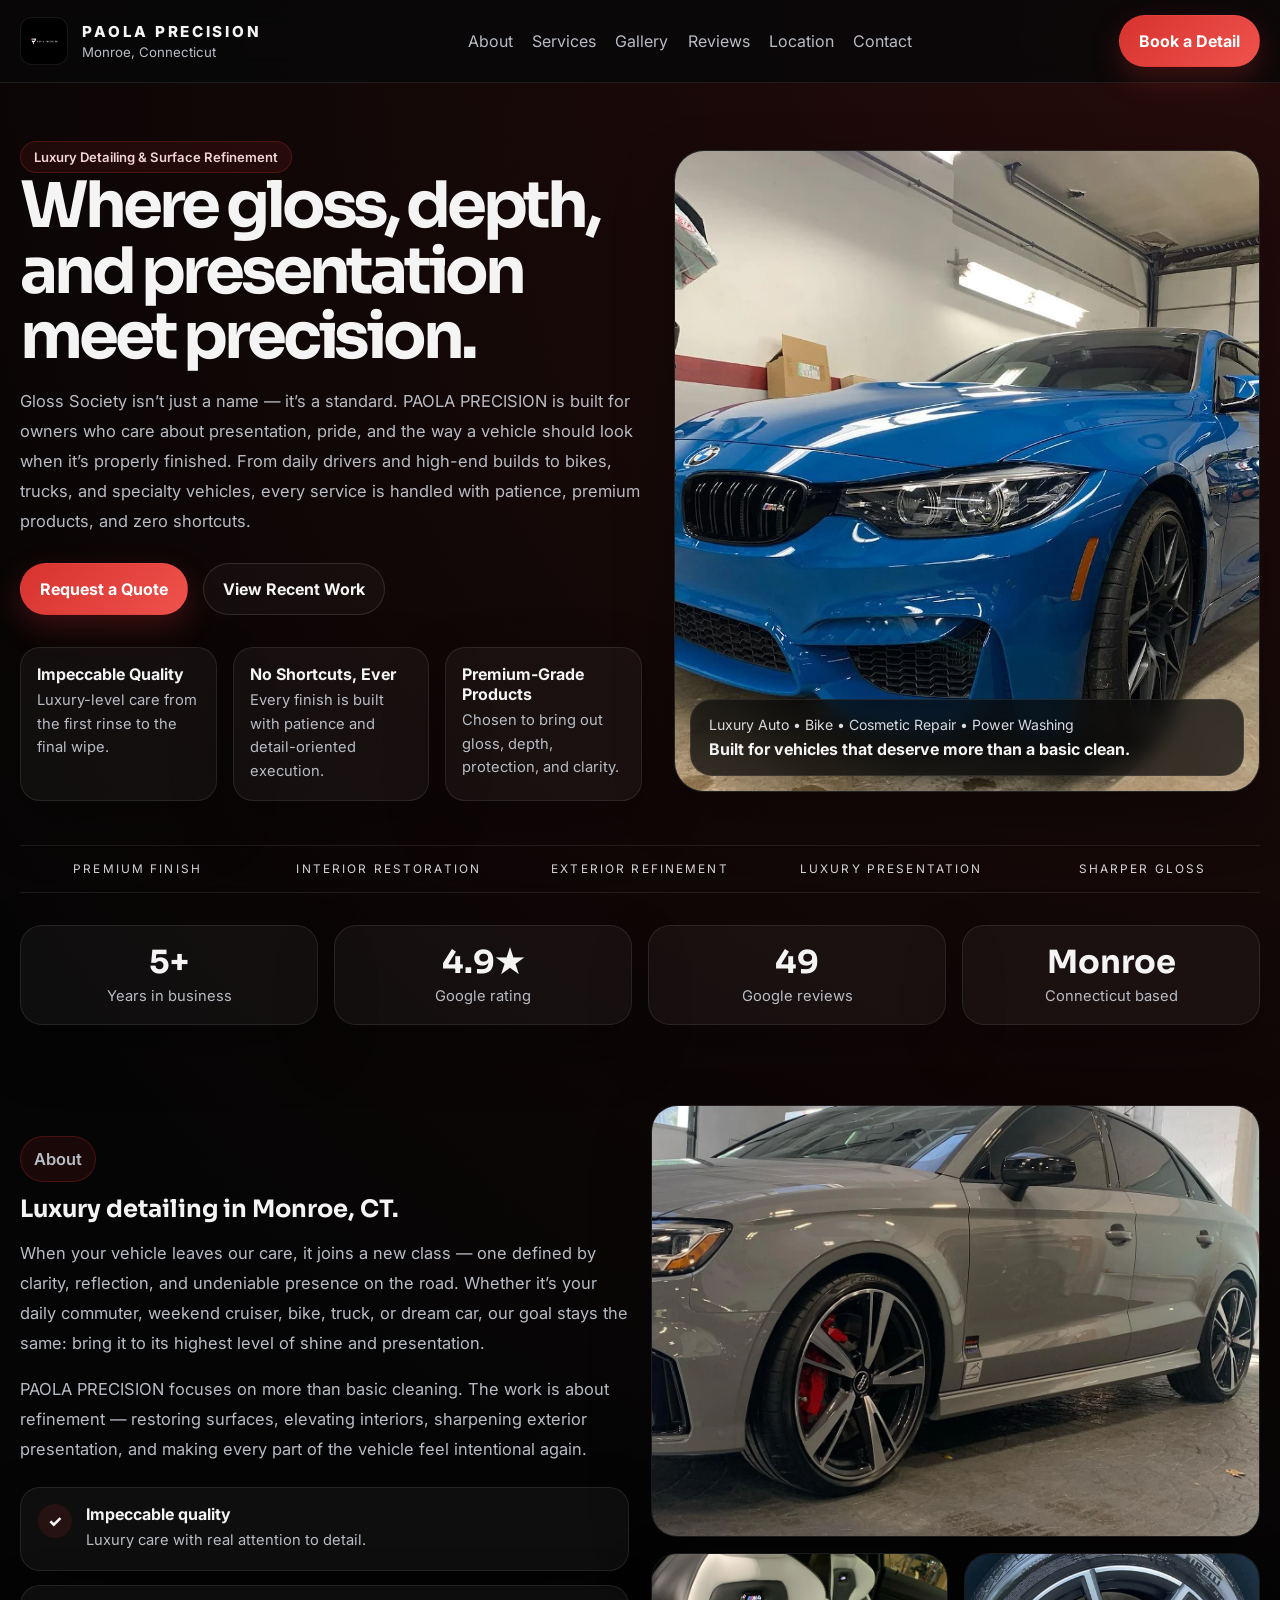
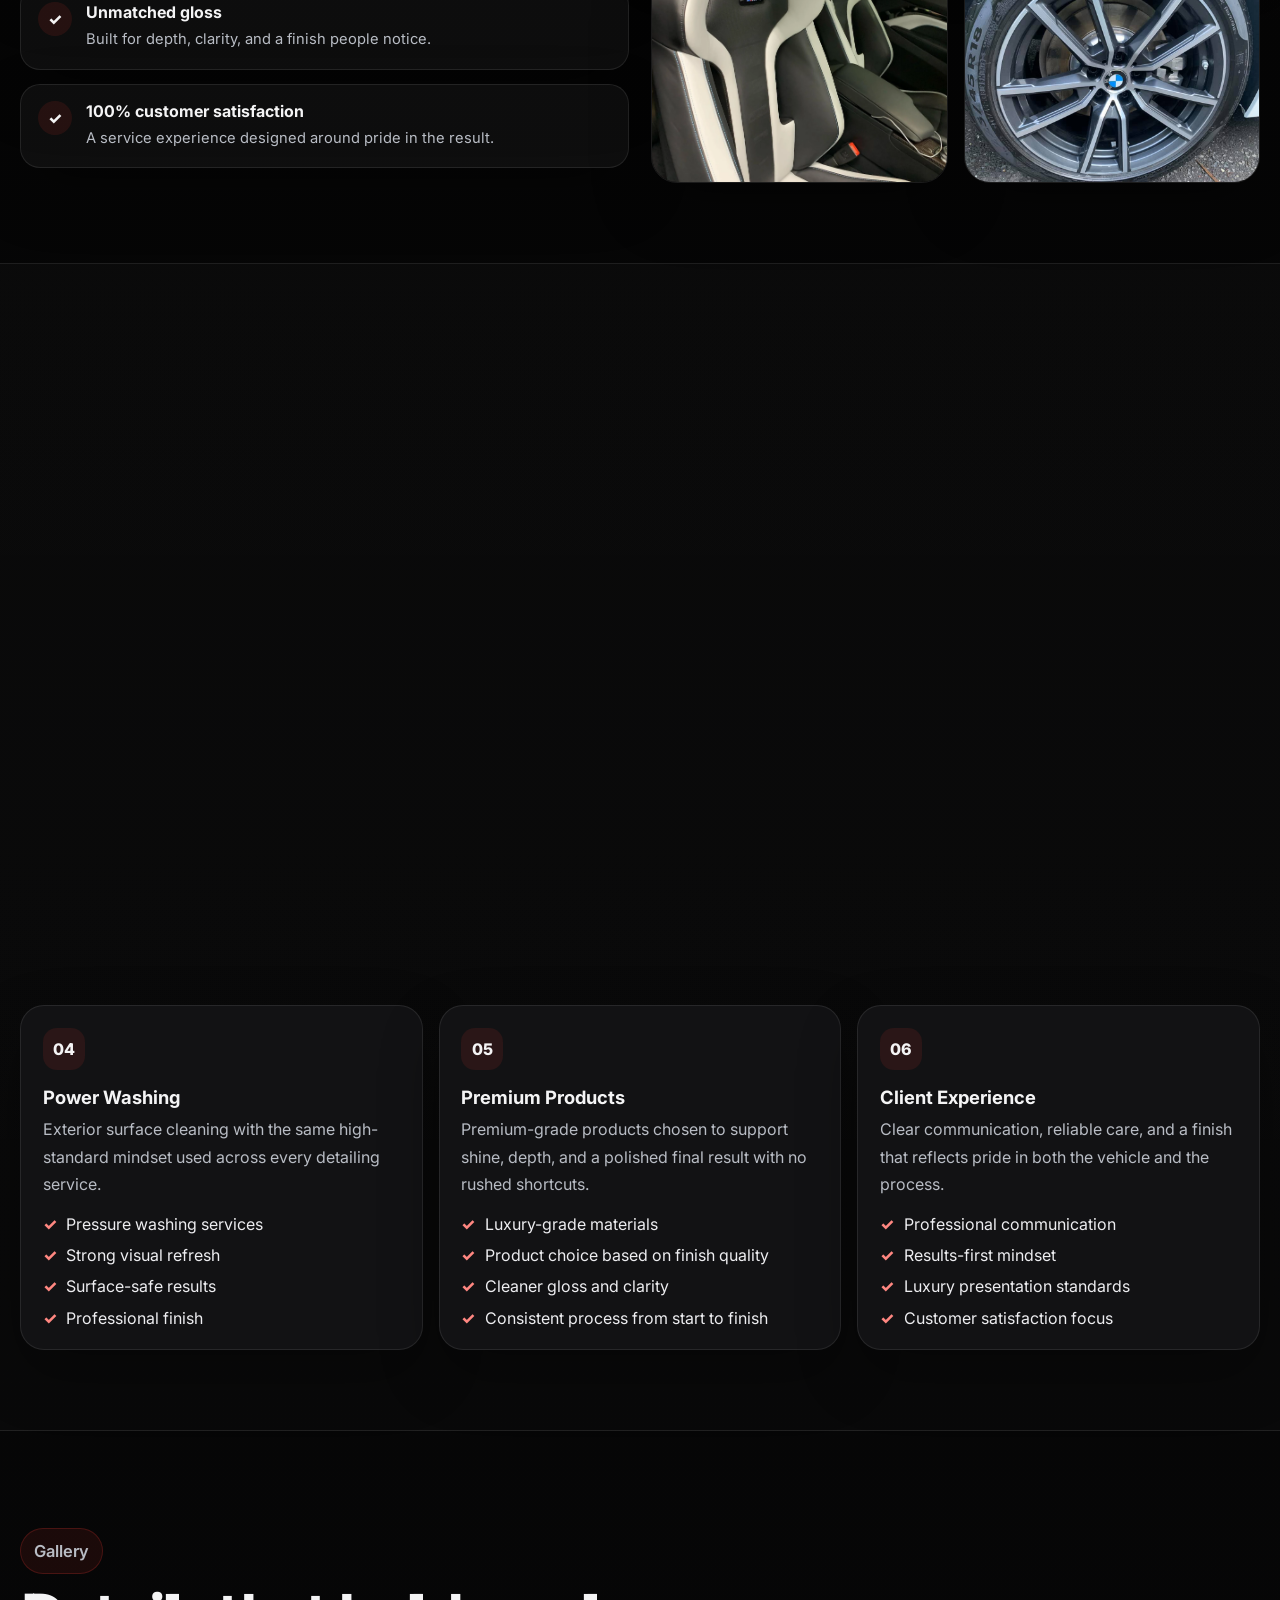
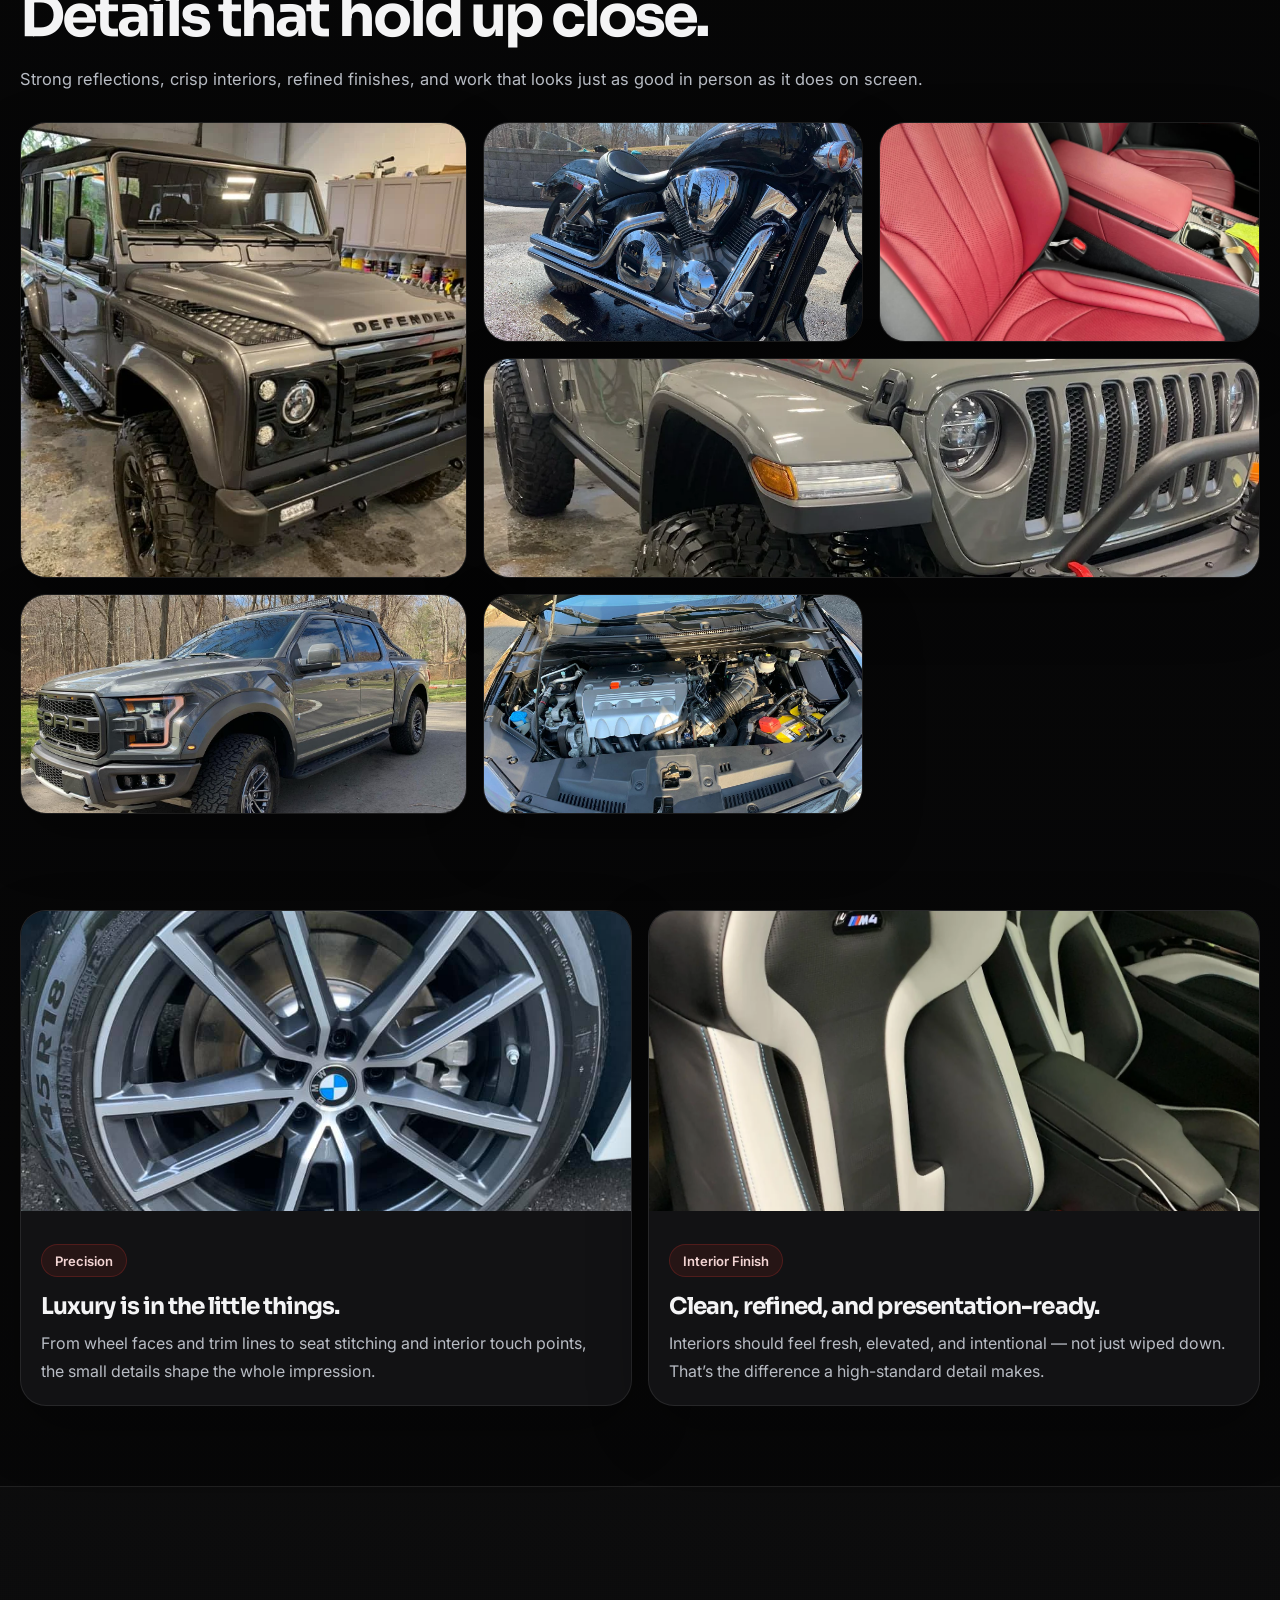
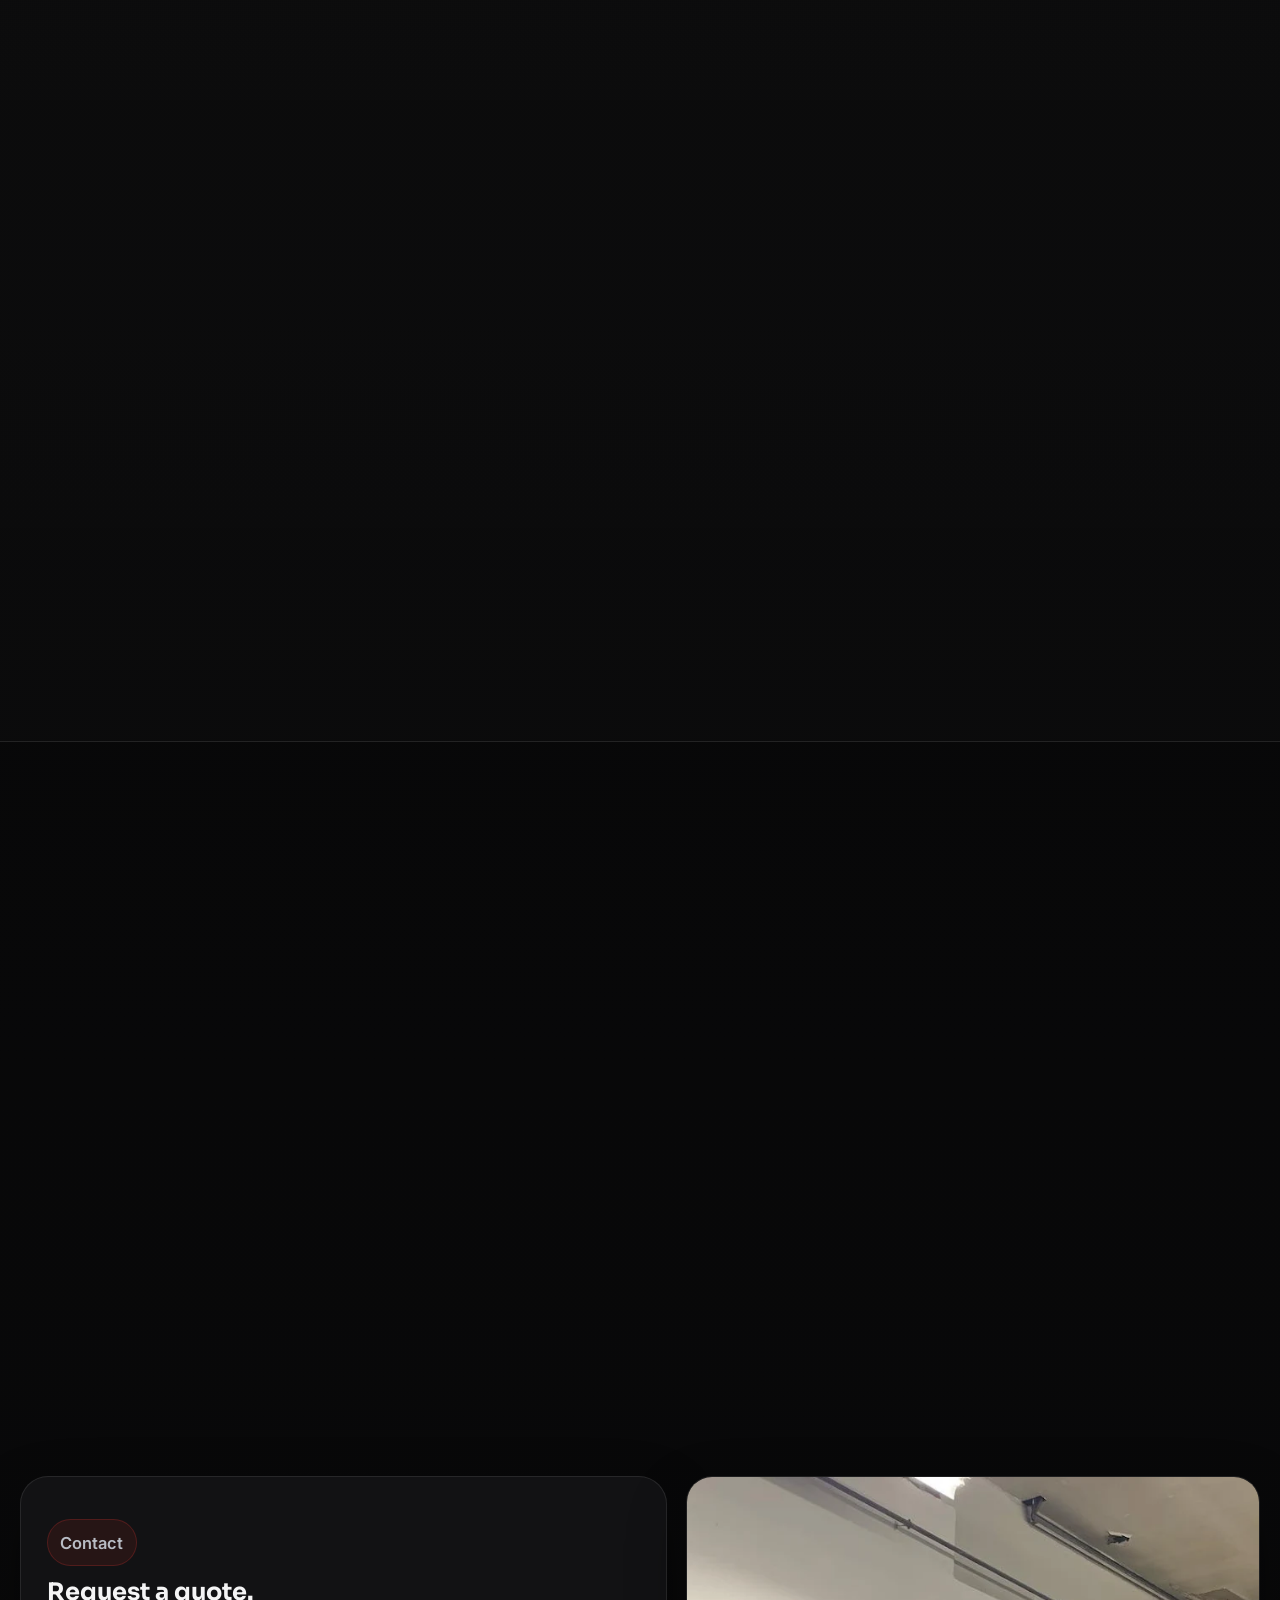
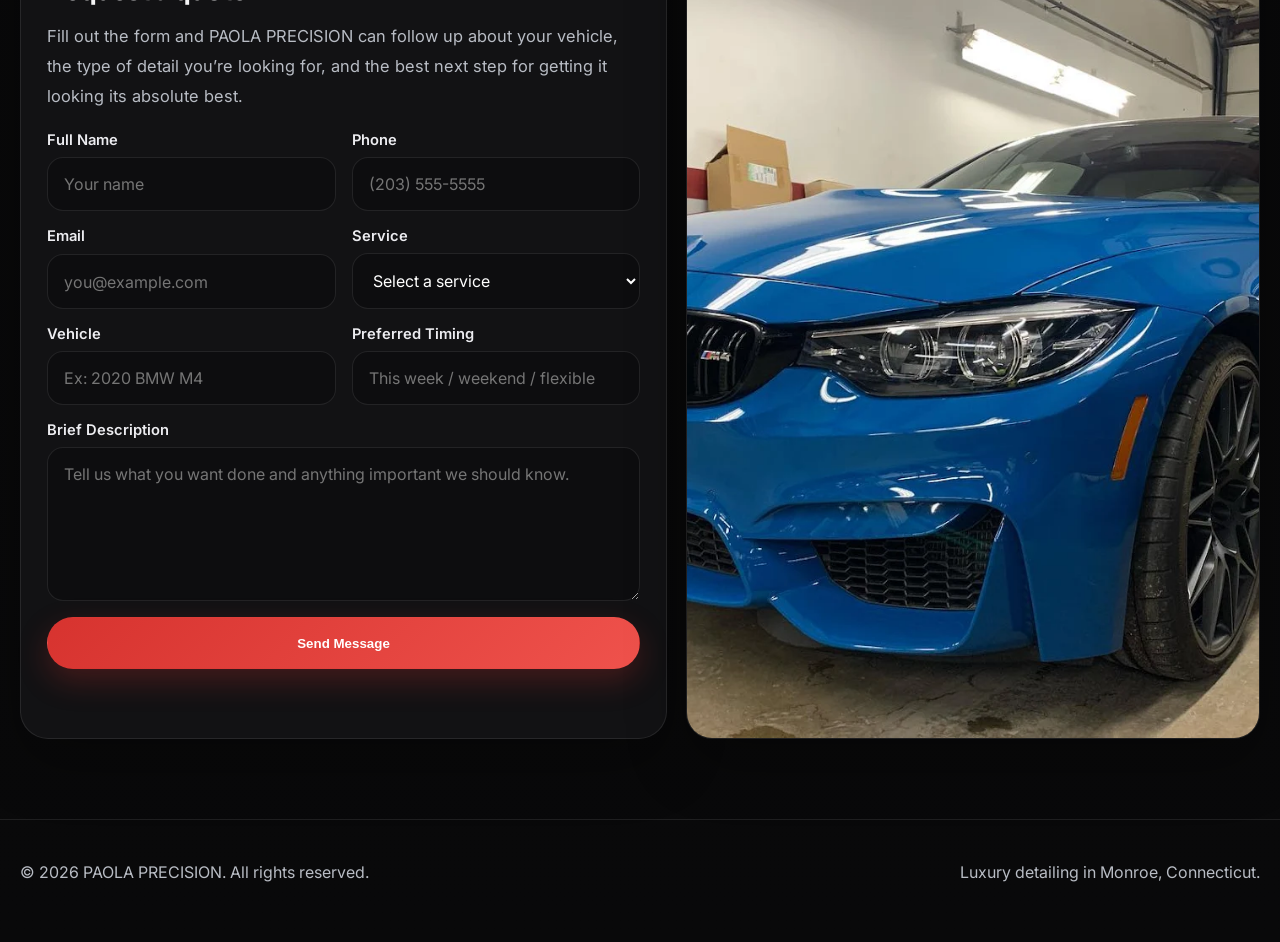
<file: index.html>
<!DOCTYPE html>
<html lang="en">
<head>
  <meta charset="UTF-8" />
  <meta name="viewport" content="width=device-width, initial-scale=1.0" />
  <title>PAOLA PRECISION | Luxury Car Detailing in Monroe, CT</title>
  <meta name="description" content="Luxury car detailing, bike detailing, cosmetic repair, and power washing in Monroe, Connecticut. PAOLA PRECISION delivers premium shine, interior restoration, and meticulous presentation." />
  <meta name="keywords" content="car detailing Monroe CT, luxury detailing Monroe, auto detailing Connecticut, bike detailing, cosmetic repair, power washing, PAOLA PRECISION" />
  <meta name="author" content="PAOLA PRECISION" />
  <meta name="robots" content="index, follow" />
  <link rel="canonical" href="https://paola-precision-site.pages.dev/" />
  <meta property="og:title" content="PAOLA PRECISION | Luxury Car Detailing in Monroe, CT" />
  <meta property="og:description" content="Premium detailing and refinement for daily drivers, luxury builds, bikes, and more." />
  <meta property="og:type" content="website" />
  <meta property="og:url" content="https://paola-precision-site.pages.dev/" />
  <meta property="og:image" content="images/bmw.webp" />
  <meta name="twitter:card" content="summary_large_image" />
  <meta name="twitter:title" content="PAOLA PRECISION | Luxury Car Detailing in Monroe, CT" />
  <meta name="twitter:description" content="Premium detailing and refinement in Monroe, Connecticut." />
  <meta name="twitter:image" content="images/bmw.webp" />
  <link rel="preconnect" href="https://fonts.googleapis.com">
  <link rel="preconnect" href="https://fonts.gstatic.com" crossorigin>
  <link href="https://fonts.googleapis.com/css2?family=Inter:wght@400;500;600;700;800&family=Sora:wght@600;700;800&display=swap" rel="stylesheet">
  <link rel="stylesheet" href="styles.css" />
  <script type="application/ld+json">{"@context": "https://schema.org", "@type": "AutoDetailing", "name": "PAOLA PRECISION", "image": "images/bmw.webp", "url": "https://paola-precision-site.pages.dev", "telephone": "+1-203-635-3918", "email": "paolaprecision@gmail.com", "address": {"@type": "PostalAddress", "streetAddress": "425 Moose Hill Rd", "addressLocality": "Monroe", "addressRegion": "CT", "postalCode": "06468", "addressCountry": "US"}, "areaServed": ["Monroe CT", "Bridgeport CT", "Shelton CT", "Trumbull CT"], "priceRange": "$$", "sameAs": []}</script>
</head>
<body>
  <header class="site-header">
    <div class="container nav">
      <a class="brand" href="#top">
        <img src="images/logo.png" alt="Paola Precision logo" />
        <div>
          <strong>PAOLA PRECISION</strong>
          <span>Monroe, Connecticut</span>
        </div>
      </a>

      <nav class="desktop-nav">
        <a href="#about">About</a>
        <a href="#services">Services</a>
        <a href="#gallery">Gallery</a>
        <a href="#reviews">Reviews</a>
        <a href="#location">Location</a>
        <a href="#contact">Contact</a>
      </nav>

      <a class="button button-primary" href="#contact">Book a Detail</a>
    </div>
  </header>

  <main id="top">
    <section class="hero">
      <div class="container hero-grid">
        <div class="hero-copy reveal">
          <div class="eyebrow">Luxury Detailing & Surface Refinement</div>
          <h1>Where gloss, depth, and presentation meet precision.</h1>
          <p class="lead">
            Gloss Society isn’t just a name — it’s a standard. PAOLA PRECISION is built for owners who care about
            presentation, pride, and the way a vehicle should look when it’s properly finished. From daily drivers and
            high-end builds to bikes, trucks, and specialty vehicles, every service is handled with patience, premium products,
            and zero shortcuts.
          </p>
          <div class="hero-actions">
            <a class="button button-primary" href="#contact">Request a Quote</a>
            <a class="button button-secondary" href="#gallery">View Recent Work</a>
          </div>

          <div class="hero-points">
            <div class="hero-point">
              <strong>Impeccable Quality</strong>
              <span>Luxury-level care from the first rinse to the final wipe.</span>
            </div>
            <div class="hero-point">
              <strong>No Shortcuts, Ever</strong>
              <span>Every finish is built with patience and detail-oriented execution.</span>
            </div>
            <div class="hero-point">
              <strong>Premium-Grade Products</strong>
              <span>Chosen to bring out gloss, depth, protection, and clarity.</span>
            </div>
          </div>
        </div>

        <div class="hero-visual reveal">
          <div class="hero-card hero-main-image">
            <img src="images/bmw.webp" alt="Blue BMW detailed by Paola Precision in Monroe Connecticut" />
          </div>
          <div class="floating-card">
            <span>Luxury Auto • Bike • Cosmetic Repair • Power Washing</span>
            <strong>Built for vehicles that deserve more than a basic clean.</strong>
          </div>
        </div>
      </div>
    </section>

    <section class="logo-strip">
      <div class="container logo-strip-inner">
        <span>Premium finish</span>
        <span>Interior restoration</span>
        <span>Exterior refinement</span>
        <span>Luxury presentation</span>
        <span>Sharper gloss</span>
      </div>
    </section>

    <section class="stats-band">
      <div class="container stats-grid">
        <div class="stat-card reveal"><strong>5+</strong><span>Years in business</span></div>
        <div class="stat-card reveal"><strong>4.9★</strong><span>Google rating</span></div>
        <div class="stat-card reveal"><strong>49</strong><span>Google reviews</span></div>
        <div class="stat-card reveal"><strong>Monroe</strong><span>Connecticut based</span></div>
      </div>
    </section>

    <section class="section" id="about">
      <div class="container two-col">
        <div class="section-copy reveal">
          <p class="section-label">About</p>
          <h2>Luxury detailing in Monroe, CT.</h2>
          <p>
            When your vehicle leaves our care, it joins a new class — one defined by clarity, reflection, and undeniable
            presence on the road. Whether it’s your daily commuter, weekend cruiser, bike, truck, or dream car, our goal
            stays the same: bring it to its highest level of shine and presentation.
          </p>
          <p>
            PAOLA PRECISION focuses on more than basic cleaning. The work is about refinement — restoring surfaces,
            elevating interiors, sharpening exterior presentation, and making every part of the vehicle feel intentional again.
          </p>

          <div class="promise-grid">
            <div class="promise-card"><span>✓</span><div><strong>Impeccable quality</strong><p>Luxury care with real attention to detail.</p></div></div>
            <div class="promise-card"><span>✓</span><div><strong>Unmatched gloss</strong><p>Built for depth, clarity, and a finish people notice.</p></div></div>
            <div class="promise-card"><span>✓</span><div><strong>100% customer satisfaction</strong><p>A service experience designed around pride in the result.</p></div></div>
          </div>
        </div>

        <div class="stacked-images reveal">
          <div class="stacked-main"><img src="images/audi.webp" alt="Detailed Audi by Paola Precision" /></div>
          <div class="stacked-row">
            <img src="images/seats.webp" alt="Detailed white and black interior" />
            <img src="images/wheel.jpg" alt="Detailed BMW wheel closeup" />
          </div>
        </div>
      </div>
    </section>

    <section class="section dark-section" id="services">
      <div class="container">
        <div class="section-heading center reveal">
          <p class="section-label">Services</p>
          <h2>Luxury care across multiple vehicle types.</h2>
          <p>
            Every service is centered around presentation, cleanliness, and a premium finish that holds up in person — not just in photos.
          </p>
        </div>

        <div class="services-grid">
          <article class="service-card reveal"><div class="service-number">01</div><h3>Auto Detailing</h3><p>Interior and exterior detailing designed to elevate the overall appearance and feel of your vehicle.</p><ul><li>Deep interior cleaning</li><li>Exterior wash and finish enhancement</li><li>Presentation-focused detailing</li><li>Care for daily drivers and luxury vehicles</li></ul></article>
          <article class="service-card reveal"><div class="service-number">02</div><h3>Bike Detailing</h3><p>Targeted care for motorcycles with a focus on chrome, black trim, bodywork, and visible finish quality.</p><ul><li>Bike wash and detail</li><li>Chrome and painted surface cleanup</li><li>Show-ready presentation</li><li>Refined finish work</li></ul></article>
          <article class="service-card reveal"><div class="service-number">03</div><h3>Cosmetic Repair</h3><p>Appearance-focused refinement services for owners who want a cleaner, sharper, better-kept overall look.</p><ul><li>Visual cleanup and correction</li><li>Problem-area attention</li><li>Cleaner presentation</li><li>Ideal for older or used vehicles</li></ul></article>
          <article class="service-card reveal"><div class="service-number">04</div><h3>Power Washing</h3><p>Exterior surface cleaning with the same high-standard mindset used across every detailing service.</p><ul><li>Pressure washing services</li><li>Strong visual refresh</li><li>Surface-safe results</li><li>Professional finish</li></ul></article>
          <article class="service-card reveal"><div class="service-number">05</div><h3>Premium Products</h3><p>Premium-grade products chosen to support shine, depth, and a polished final result with no rushed shortcuts.</p><ul><li>Luxury-grade materials</li><li>Product choice based on finish quality</li><li>Cleaner gloss and clarity</li><li>Consistent process from start to finish</li></ul></article>
          <article class="service-card reveal"><div class="service-number">06</div><h3>Client Experience</h3><p>Clear communication, reliable care, and a finish that reflects pride in both the vehicle and the process.</p><ul><li>Professional communication</li><li>Results-first mindset</li><li>Luxury presentation standards</li><li>Customer satisfaction focus</li></ul></article>
        </div>
      </div>
    </section>

    <section class="section" id="gallery">
      <div class="container">
        <div class="section-heading reveal">
          <p class="section-label">Gallery</p>
          <h2>Details that hold up close.</h2>
          <p>
            Strong reflections, crisp interiors, refined finishes, and work that looks just as good in person as it does on screen.
          </p>
        </div>

        <div class="gallery-grid">
          <div class="gallery-item large reveal"><img src="images/defender.webp" alt="Detailed Defender SUV" /></div>
          <div class="gallery-item reveal"><img src="images/bike.jpg" alt="Detailed bike" /></div>
          <div class="gallery-item reveal"><img src="images/seats2.jpg" alt="Red leather interior detail" /></div>
          <div class="gallery-item wide reveal"><img src="images/jeep.webp" alt="Detailed Jeep Rubicon" /></div>
          <div class="gallery-item reveal"><img src="images/truck.jpg" alt="Detailed truck exterior" /></div>
          <div class="gallery-item reveal"><img src="images/engine.jpg" alt="Cleaned engine bay" /></div>
        </div>
      </div>
    </section>

    <section class="section split-showcase">
      <div class="container showcase-grid">
        <div class="showcase-card reveal">
          <img src="images/wheel.jpg" alt="Wheel detail close-up" />
          <div class="showcase-content">
            <p class="section-label">Precision</p>
            <h3>Luxury is in the little things.</h3>
            <p>From wheel faces and trim lines to seat stitching and interior touch points, the small details shape the whole impression.</p>
          </div>
        </div>

        <div class="showcase-card reveal">
          <img src="images/seats.webp" alt="BMW seats detailed" />
          <div class="showcase-content">
            <p class="section-label">Interior Finish</p>
            <h3>Clean, refined, and presentation-ready.</h3>
            <p>Interiors should feel fresh, elevated, and intentional — not just wiped down. That’s the difference a high-standard detail makes.</p>
          </div>
        </div>
      </div>
    </section>

    <section class="section dark-section" id="reviews">
      <div class="container">
        <div class="section-heading center reveal">
          <p class="section-label">Google Reviews</p>
          <h2>What customers say.</h2>
          <p>Real feedback from customers who cared about getting their vehicle back looking brand new.</p>
        </div>

        <div class="reviews-grid">
          <article class="review-card reveal"><div class="stars">★★★★★</div><p>Nick did an amazing job on the interior detail of my car. It looks like new. Highly recommend.</p><strong>Shannon Reilly</strong><span>Google Review</span></article>
          <article class="review-card reveal"><div class="stars">★★★★★</div><p>Nick did a fantastic job detailing my car. It looked showroom new when he was finished. I highly recommend him for all your detailing needs.</p><strong>Lisa Davoren</strong><span>Google Review</span></article>
          <article class="review-card reveal"><div class="stars">★★★★★</div><p>Awesome job. The interior of my car looks like it did when I left the dealership. The care that went in on my car shows.</p><strong>Daniella Tartakovsky</strong><span>Google Review</span></article>
          <article class="review-card reveal"><div class="stars">★★★★★</div><p>Professional, responsive, and the result exceeded expectations. The vehicle looked incredibly clean and polished when it was done.</p><strong>Local Customer</strong><span>Client Feedback</span></article>
          <article class="review-card reveal"><div class="stars">★★★★★</div><p>The level of detail and pride in the work really stands out. It felt like getting the car back in better condition than expected.</p><strong>Local Customer</strong><span>Client Feedback</span></article>
          <article class="review-card reveal"><div class="stars">★★★★★</div><p>Very easy to work with and the finish came out great. If you care about how your vehicle looks, this is the kind of service you want.</p><strong>Local Customer</strong><span>Client Feedback</span></article>
        </div>
      </div>
    </section>

    <section class="section" id="location">
      <div class="container location-grid">
        <div class="location-copy reveal">
          <p class="section-label">Location</p>
          <h2>Serving Monroe and surrounding areas.</h2>
          <p>
            Conveniently based in Monroe, Connecticut, PAOLA PRECISION serves local drivers looking for premium detailing,
            interior restoration, cosmetic refinement, and standout presentation.
          </p>
          <div class="contact-list-mini">
            <div><strong>Address</strong><span>425 Moose Hill Rd, Monroe, CT 06468</span></div>
            <div><strong>Phone</strong><span>(203) 635-3918</span></div>
            <div><strong>Email</strong><span>paolaprecision@gmail.com</span></div>
          </div>
        </div>
        <div class="map-wrap reveal">
          <iframe
            title="PAOLA PRECISION location map"
            src="https://www.google.com/maps?q=425%20Moose%20Hill%20Rd%2C%20Monroe%2C%20CT%2006468&z=14&output=embed"
            loading="lazy"
            referrerpolicy="no-referrer-when-downgrade"></iframe>
        </div>
      </div>
    </section>

    <section class="section" id="contact">
      <div class="container contact-grid">
        <div class="contact-panel reveal">
          <p class="section-label">Contact</p>
          <h2>Request a quote.</h2>
          <p>
            Fill out the form and PAOLA PRECISION can follow up about your vehicle, the type of detail you’re looking for,
            and the best next step for getting it looking its absolute best.
          </p>

          <form class="quote-form" id="quoteForm" action="https://formspree.io/f/xdawvbzy" method="POST">
            <div class="form-row">
              <div class="field"><label for="name">Full Name</label><input id="name" name="name" type="text" placeholder="Your name" required></div>
              <div class="field"><label for="phone">Phone</label><input id="phone" name="phone" type="tel" placeholder="(203) 555-5555"></div>
            </div>
            <div class="form-row">
              <div class="field"><label for="email">Email</label><input id="email" name="email" type="email" placeholder="you@example.com" required></div>
              <div class="field"><label for="service">Service</label><select id="service" name="service" required><option value="">Select a service</option><option>Auto Detailing</option><option>Bike Detailing</option><option>Cosmetic Repair</option><option>Power Washing</option><option>Not Sure Yet</option></select></div>
            </div>
            <div class="form-row">
              <div class="field"><label for="vehicle">Vehicle</label><input id="vehicle" name="vehicle" type="text" placeholder="Ex: 2020 BMW M4"></div>
              <div class="field"><label for="timing">Preferred Timing</label><input id="timing" name="timing" type="text" placeholder="This week / weekend / flexible"></div>
            </div>
            <div class="field"><label for="message">Brief Description</label><textarea id="message" name="message" rows="6" placeholder="Tell us what you want done and anything important we should know." required></textarea></div>

            <input type="hidden" name="_subject" value="New PAOLA PRECISION message">
            <button class="button button-primary" type="submit" id="submitBtn">Send Message</button>
            <p class="form-status" id="formStatus" aria-live="polite"></p>
          </form>
        </div>

        <div class="contact-visual reveal">
          <img src="images/bmw.webp" alt="Luxury blue BMW" />
        </div>
      </div>
    </section>
  </main>

  <footer class="site-footer">
    <div class="container footer-inner">
      <p>© 2026 PAOLA PRECISION. All rights reserved.</p>
      <p>Luxury detailing in Monroe, Connecticut.</p>
    </div>
  </footer>

  <script src="script.js"></script>
</body>
</html>
</file>
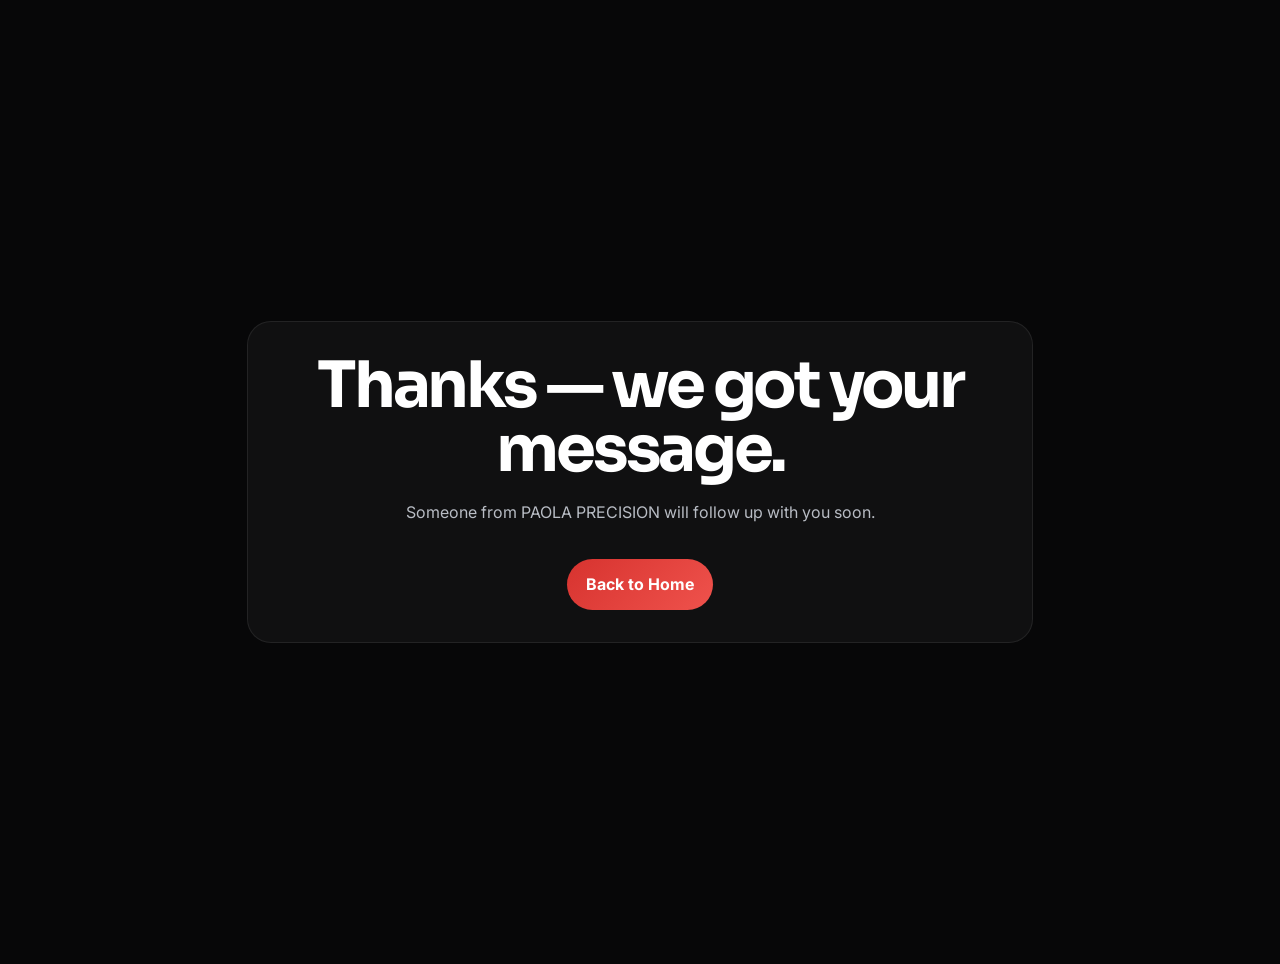
<file: thank-you.html>
<!DOCTYPE html>
<html lang="en">
<head>
  <meta charset="UTF-8" />
  <meta name="viewport" content="width=device-width, initial-scale=1.0" />
  <title>Thanks | PAOLA PRECISION</title>
  <link rel="preconnect" href="https://fonts.googleapis.com">
  <link rel="preconnect" href="https://fonts.gstatic.com" crossorigin>
  <link href="https://fonts.googleapis.com/css2?family=Inter:wght@400;600;700&family=Sora:wght@700;800&display=swap" rel="stylesheet">
  <style>
    body{margin:0;font-family:Inter,sans-serif;background:#070708;color:#fff;display:grid;place-items:center;min-height:100vh;padding:2rem}
    .card{max-width:720px;text-align:center;padding:2rem;border-radius:24px;background:rgba(255,255,255,.04);border:1px solid rgba(255,255,255,.08)}
    h1{font-family:Sora,sans-serif;font-size:clamp(2.2rem,6vw,4rem);margin:0 0 1rem;line-height:1;letter-spacing:-.05em}
    p{color:#b8bcc4;line-height:1.8}
    a{display:inline-flex;margin-top:1rem;padding:.95rem 1.2rem;border-radius:999px;background:linear-gradient(135deg,#d7332f,#ef524c);color:#fff;text-decoration:none;font-weight:700}
  </style>
</head>
<body>
  <div class="card">
    <h1>Thanks — we got your message.</h1>
    <p>Someone from PAOLA PRECISION will follow up with you soon.</p>
    <a href="./index.html">Back to Home</a>
  </div>
</body>
</html>
</file>
<file: styles.css>
*{box-sizing:border-box}
html{scroll-behavior:smooth}
body{margin:0;font-family:'Inter',sans-serif;background:radial-gradient(circle at top right, rgba(215,51,47,.16), transparent 22%),linear-gradient(180deg,#040404 0%,#09090a 100%);color:#f4f4f5;overflow-x:hidden}
img{max-width:100%;display:block}
a{text-decoration:none;color:inherit}
:root{--red:#d7332f;--red-soft:rgba(215,51,47,.12);--text:#f4f4f5;--muted:#b8bcc4;--panel:rgba(255,255,255,.04);--panel-strong:#121214;--line:rgba(255,255,255,.09);--radius:24px;--shadow:0 24px 60px rgba(0,0,0,.30);--container:min(1240px, calc(100% - 2rem))}
.container{width:var(--container);margin:0 auto}
.site-header{position:sticky;top:0;z-index:99;backdrop-filter:blur(14px);background:rgba(8,8,9,.82);border-bottom:1px solid var(--line);transition:padding .2s ease, background .2s ease}
.site-header.scrolled{background:rgba(8,8,9,.92)}
.nav{display:flex;align-items:center;justify-content:space-between;gap:1rem;padding:.95rem 0}
.brand{display:flex;align-items:center;gap:.9rem;min-width:0}
.brand img{width:48px;height:48px;object-fit:contain;border-radius:12px;background:#000;padding:5px;border:1px solid var(--line)}
.brand strong{display:block;font-size:.95rem;letter-spacing:.18em;font-weight:800}
.brand span{color:var(--muted);font-size:.83rem}
.desktop-nav{display:flex;align-items:center;gap:1.2rem;color:var(--muted)}
.desktop-nav a{position:relative}
.desktop-nav a::after{content:"";position:absolute;left:0;bottom:-6px;width:0;height:2px;background:var(--red);transition:width .2s ease}
.desktop-nav a:hover{color:#fff}
.desktop-nav a:hover::after{width:100%}
.button{display:inline-flex;align-items:center;justify-content:center;min-height:52px;padding:0 1.2rem;border-radius:999px;font-weight:700;transition:.25s ease;border:1px solid transparent;cursor:pointer}
.button:hover{transform:translateY(-2px)}
.button-primary{background:linear-gradient(135deg,var(--red),#ef524c);box-shadow:0 12px 30px rgba(215,51,47,.25);color:#fff}
.button-secondary{border-color:rgba(255,255,255,.12);background:rgba(255,255,255,.03)}
.hero{padding:3.6rem 0 2.8rem}
.hero-grid{display:grid;grid-template-columns:1.03fr .97fr;gap:2rem;align-items:center}
.eyebrow,.section-label{display:inline-flex;align-items:center;gap:.5rem;color:#f2d4d3;background:rgba(215,51,47,.10);border:1px solid rgba(215,51,47,.24);border-radius:999px;padding:.45rem .8rem;font-size:.82rem;font-weight:600}
.section-label{margin-bottom:.9rem}
.hero h1,.section-heading h2,.section-copy h2,.contact-panel h2,.location-copy h2{margin:0;font-family:'Sora',sans-serif;line-height:1.02}
.hero h1{font-size:clamp(2.55rem,5vw,4.8rem);letter-spacing:-.065em;max-width:670px;text-wrap:balance}
.lead,.section-copy p,.section-heading p,.contact-panel p,.location-copy p{color:var(--muted);line-height:1.82;font-size:1.03rem}
.hero-actions{display:flex;flex-wrap:wrap;gap:.9rem;margin-top:1.7rem}
.hero-points{display:grid;grid-template-columns:repeat(3,1fr);gap:1rem;margin-top:2rem}
.hero-point{padding:1rem;border-radius:20px;background:var(--panel);border:1px solid var(--line);box-shadow:var(--shadow)}
.hero-point strong{display:block;margin-bottom:.35rem}
.hero-point span{color:var(--muted);font-size:.92rem;line-height:1.6}
.hero-visual{position:relative}
.hero-card{overflow:hidden;border-radius:30px;border:1px solid var(--line);box-shadow:var(--shadow);background:#0d0d0e}
.hero-main-image img{width:100%;height:640px;object-fit:cover;object-position:center center;transform:scale(1.01)}
.floating-card{position:absolute;left:1rem;right:1rem;bottom:1rem;background:rgba(10,10,10,.72);border:1px solid var(--line);border-radius:22px;padding:1rem 1.1rem;backdrop-filter:blur(10px)}
.floating-card span{display:block;color:#d9d9de;font-size:.88rem;margin-bottom:.35rem}
.floating-card strong{display:block;font-size:1rem}
.logo-strip{padding:0 0 1rem}
.logo-strip-inner{display:grid;grid-template-columns:repeat(5,1fr);gap:1rem;padding:1rem 0;border-top:1px solid var(--line);border-bottom:1px solid var(--line)}
.logo-strip-inner span{color:#d7d7dc;text-transform:uppercase;letter-spacing:.18em;font-size:.74rem;text-align:center}
.stats-band{padding:1rem 0 0}
.stats-grid{display:grid;grid-template-columns:repeat(4,1fr);gap:1rem}
.stat-card{padding:1.2rem;border-radius:22px;background:var(--panel);border:1px solid var(--line);box-shadow:var(--shadow);text-align:center}
.stat-card strong{display:block;font-family:'Sora',sans-serif;font-size:2rem;line-height:1;margin-bottom:.45rem}
.stat-card span{color:var(--muted);font-size:.92rem}
.section{padding:5rem 0}
.two-col{display:grid;grid-template-columns:1fr 1fr;gap:1.4rem;align-items:center}
.promise-grid{display:grid;gap:.9rem;margin-top:1.4rem}
.promise-card{display:flex;gap:.9rem;align-items:flex-start;padding:1rem 1.05rem;border-radius:20px;background:var(--panel);border:1px solid var(--line);box-shadow:var(--shadow)}
.promise-card span{width:34px;height:34px;border-radius:50%;background:var(--red-soft);display:inline-flex;align-items:center;justify-content:center;font-weight:800;flex:0 0 auto}
.promise-card strong{display:block;margin-bottom:.22rem}
.promise-card p{margin:0;color:var(--muted);font-size:.92rem}
.stacked-images{display:grid;gap:1rem}
.stacked-main,.stacked-row img,.contact-visual,.showcase-card,.gallery-item,.map-wrap{overflow:hidden;border-radius:26px;border:1px solid var(--line);box-shadow:var(--shadow)}
.stacked-main img{width:100%;height:430px;object-fit:cover;object-position:center center}
.stacked-row{display:grid;grid-template-columns:1fr 1fr;gap:1rem}
.stacked-row img{height:230px;object-fit:cover;object-position:center center}
.dark-section{background:linear-gradient(180deg, rgba(255,255,255,.02), rgba(255,255,255,.01));border-top:1px solid var(--line);border-bottom:1px solid var(--line)}
.section-heading{margin-bottom:1.8rem}
.section-heading.center{text-align:center;max-width:820px;margin:0 auto 1.8rem}
.section-heading h2{font-size:clamp(2rem,4.8vw,3.6rem);letter-spacing:-.05em}
.services-grid{display:grid;grid-template-columns:repeat(3,1fr);gap:1rem}
.service-card{padding:1.35rem;border-radius:24px;background:var(--panel-strong);border:1px solid var(--line);box-shadow:var(--shadow);transition:transform .25s ease,border-color .25s ease}
.service-card:hover{transform:translateY(-6px);border-color:rgba(215,51,47,.38)}
.service-number{width:42px;height:42px;border-radius:14px;background:var(--red-soft);display:inline-flex;align-items:center;justify-content:center;font-weight:800;margin-bottom:1rem}
.service-card h3{margin:0 0 .55rem;font-size:1.15rem}
.service-card p{margin:0;color:var(--muted);line-height:1.7}
.service-card ul{list-style:none;padding:0;margin:1rem 0 0;display:grid;gap:.7rem}
.service-card li{display:flex;gap:.6rem;align-items:flex-start;color:#ededf0}
.service-card li::before{content:'✓';color:#ff8781;font-weight:800}
.gallery-grid{display:grid;grid-template-columns:1.08fr .92fr .92fr;grid-auto-rows:220px;gap:1rem}
.gallery-item img{width:100%;height:100%;object-fit:cover;object-position:center center;transition:transform .45s ease}
.gallery-item:hover img,.showcase-card:hover img,.contact-visual:hover img{transform:scale(1.05)}
.gallery-item.large{grid-row:span 2}
.gallery-item.wide{grid-column:span 2}
.split-showcase{padding-top:1rem}
.showcase-grid{display:grid;grid-template-columns:1fr 1fr;gap:1rem}
.showcase-card{background:var(--panel-strong)}
.showcase-card img{width:100%;height:300px;object-fit:cover;object-position:center center;transition:transform .45s ease}
.showcase-content{padding:1.25rem}
.showcase-content h3{margin:0 0 .5rem;font-size:1.45rem;font-family:'Sora',sans-serif;letter-spacing:-.04em}
.showcase-content p:last-child{margin:0;color:var(--muted);line-height:1.75}
.reviews-grid{display:grid;grid-template-columns:repeat(3,1fr);gap:1rem}
.review-card{padding:1.35rem;border-radius:24px;background:#111214;border:1px solid var(--line);box-shadow:var(--shadow);transition:transform .25s ease}
.review-card:hover{transform:translateY(-4px)}
.stars{color:#ffd56d;letter-spacing:.14em;margin-bottom:.8rem}
.review-card p{margin:0;color:var(--muted);line-height:1.78}
.review-card strong{display:block;margin-top:1rem}
.review-card span{display:block;color:var(--muted);font-size:.9rem;margin-top:.15rem}
.location-grid{display:grid;grid-template-columns:.95fr 1.05fr;gap:1.2rem;align-items:stretch}
.contact-list-mini{display:grid;gap:.9rem;margin-top:1.2rem}
.contact-list-mini div{padding:1rem;border-radius:18px;background:var(--panel);border:1px solid var(--line)}
.contact-list-mini strong{display:block;margin-bottom:.35rem}
.contact-list-mini span{color:var(--muted)}
.map-wrap iframe{width:100%;height:100%;min-height:420px;border:0;display:block;filter:grayscale(.15) contrast(1.05)}
.contact-grid{display:grid;grid-template-columns:1.06fr .94fr;gap:1.2rem;align-items:stretch}
.contact-panel{padding:1.6rem;border-radius:28px;background:var(--panel-strong);border:1px solid var(--line);box-shadow:var(--shadow)}
.contact-visual img{width:100%;height:100%;min-height:680px;object-fit:cover;object-position:center center;transition:transform .45s ease}
.quote-form{display:grid;gap:1rem;margin-top:1.25rem}
.form-row{display:grid;grid-template-columns:1fr 1fr;gap:1rem}
.field{display:grid;gap:.5rem}
.field label{font-size:.92rem;font-weight:600;color:#ececf0}
.field input,.field select,.field textarea{width:100%;border-radius:16px;border:1px solid var(--line);background:#0d0d0f;color:#fff;padding:1rem 1rem;font:inherit;outline:none;transition:border-color .2s ease, box-shadow .2s ease, transform .2s ease}
.field input:focus,.field select:focus,.field textarea:focus{border-color:rgba(215,51,47,.6);box-shadow:0 0 0 4px rgba(215,51,47,.12)}
.form-status{margin:.2rem 0 0;color:#cdd0d6;min-height:1.5rem}
.form-status.success{color:#b7efc5}
.form-status.error{color:#ff9b96}
.site-footer{padding:1.6rem 0 2.8rem;border-top:1px solid var(--line);color:var(--muted)}
.footer-inner{display:flex;justify-content:space-between;gap:1rem;flex-wrap:wrap}
.reveal{opacity:0;transform:translateY(26px);transition:opacity .7s ease, transform .7s ease}
.reveal.visible{opacity:1;transform:translateY(0)}
@media (prefers-reduced-motion: reduce){.reveal{opacity:1;transform:none;transition:none}.button,.service-card,.review-card,.gallery-item img,.showcase-card img,.contact-visual img{transition:none}}
@media (max-width:1100px){.hero-grid,.two-col,.contact-grid,.services-grid,.reviews-grid,.showcase-grid,.location-grid{grid-template-columns:1fr 1fr}.gallery-grid{grid-template-columns:1fr 1fr}.gallery-item.wide{grid-column:span 2}.hero-points{grid-template-columns:1fr}.logo-strip-inner{grid-template-columns:1fr 1fr 1fr}.stats-grid{grid-template-columns:1fr 1fr}}
@media (max-width:820px){.desktop-nav{display:none}.hero-grid,.two-col,.contact-grid,.services-grid,.reviews-grid,.gallery-grid,.showcase-grid,.stats-grid,.location-grid{grid-template-columns:1fr}.gallery-item.large,.gallery-item.wide{grid-row:span 1;grid-column:span 1}.hero{padding:2.3rem 0 2rem}.hero h1{font-size:clamp(2.15rem,12vw,3.5rem);max-width:none;letter-spacing:-.06em}.hero-main-image img{height:420px}.stacked-main img{height:320px}.stacked-row{grid-template-columns:1fr}.stacked-row img{height:220px}.logo-strip-inner{grid-template-columns:1fr 1fr}.footer-inner{flex-direction:column;align-items:flex-start}.nav{padding:.85rem 0}.brand strong{font-size:.82rem}.button{min-height:48px}.form-row{grid-template-columns:1fr}.contact-visual img{min-height:420px}.map-wrap iframe{min-height:320px}}
</file>
